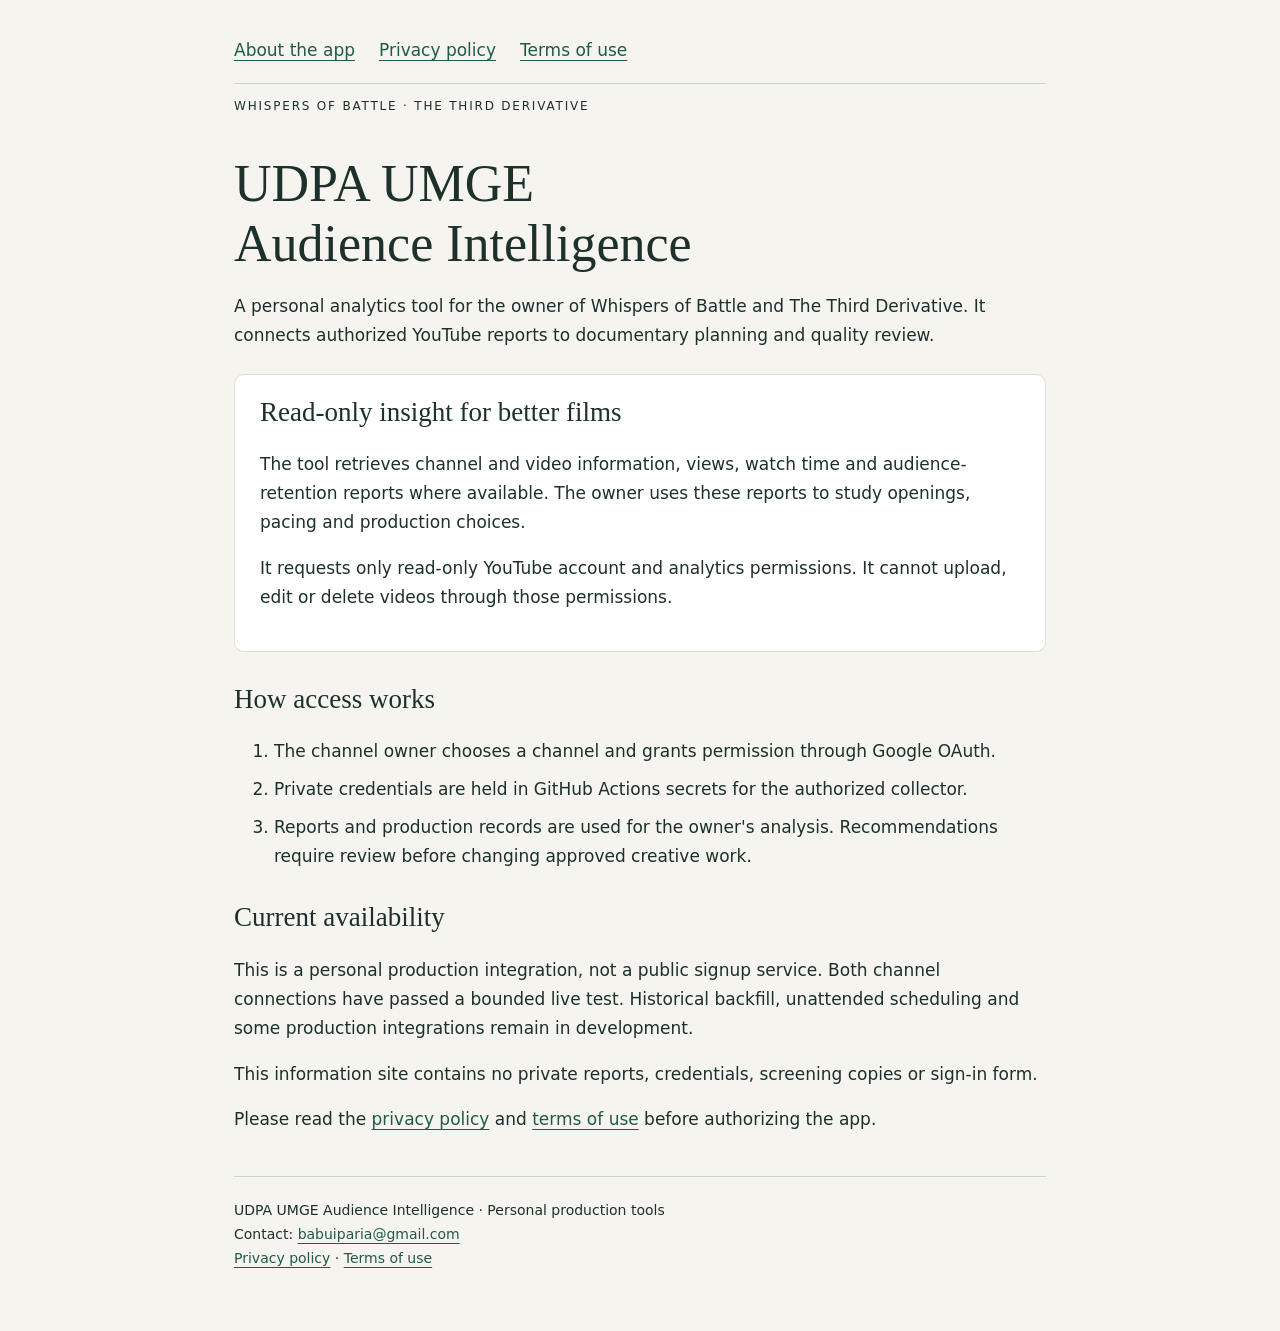
<file: index.html>
<!doctype html><html lang="en"><head><meta charset="utf-8"><meta name="viewport" content="width=device-width,initial-scale=1"><meta name="robots" content="noindex"><title>UDPA UMGE Audience Intelligence</title><link rel="stylesheet" href="style.css"></head><body><main><nav aria-label="Main navigation"><a href="index.html">About the app</a><a href="privacy.html">Privacy policy</a><a href="terms.html">Terms of use</a></nav><p class="eyebrow">Whispers of Battle · The Third Derivative</p><h1>UDPA UMGE<br>Audience Intelligence</h1><p>A personal analytics tool for the owner of Whispers of Battle and The Third Derivative. It connects authorized YouTube reports to documentary planning and quality review.</p><div class="panel"><h2 style="margin-top:0">Read-only insight for better films</h2><p>The tool retrieves channel and video information, views, watch time and audience-retention reports where available. The owner uses these reports to study openings, pacing and production choices.</p><p>It requests only read-only YouTube account and analytics permissions. It cannot upload, edit or delete videos through those permissions.</p></div><h2>How access works</h2><ol><li>The channel owner chooses a channel and grants permission through Google OAuth.</li><li>Private credentials are held in GitHub Actions secrets for the authorized collector.</li><li>Reports and production records are used for the owner's analysis. Recommendations require review before changing approved creative work.</li></ol><h2>Current availability</h2><p>This is a personal production integration, not a public signup service. Both channel connections have passed a bounded live test. Historical backfill, unattended scheduling and some production integrations remain in development.</p><p>This information site contains no private reports, credentials, screening copies or sign-in form.</p><p>Please read the <a href="privacy.html">privacy policy</a> and <a href="terms.html">terms of use</a> before authorizing the app.</p><footer>UDPA UMGE Audience Intelligence · Personal production tools<br>Contact: <a href="mailto:babuiparia@gmail.com">babuiparia@gmail.com</a><br><a href="privacy.html">Privacy policy</a> · <a href="terms.html">Terms of use</a></footer></main></body></html>
</file>
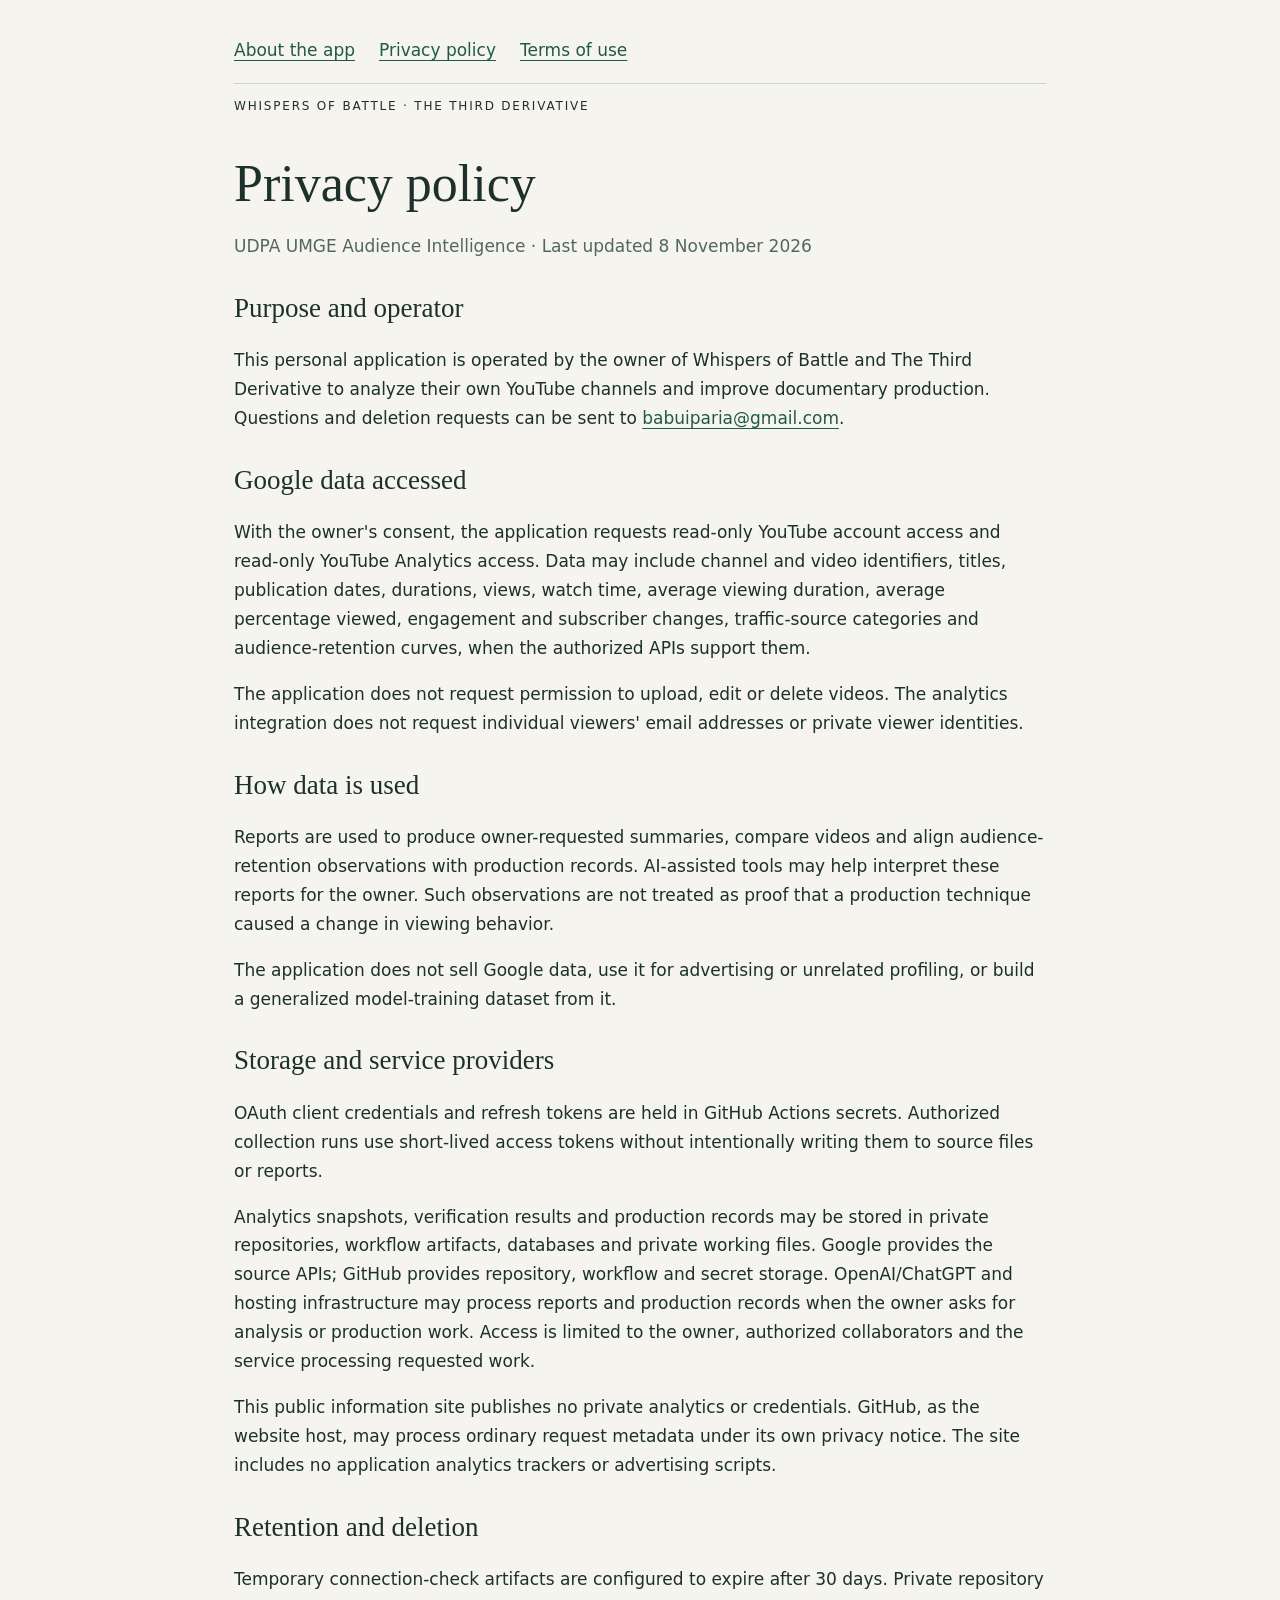
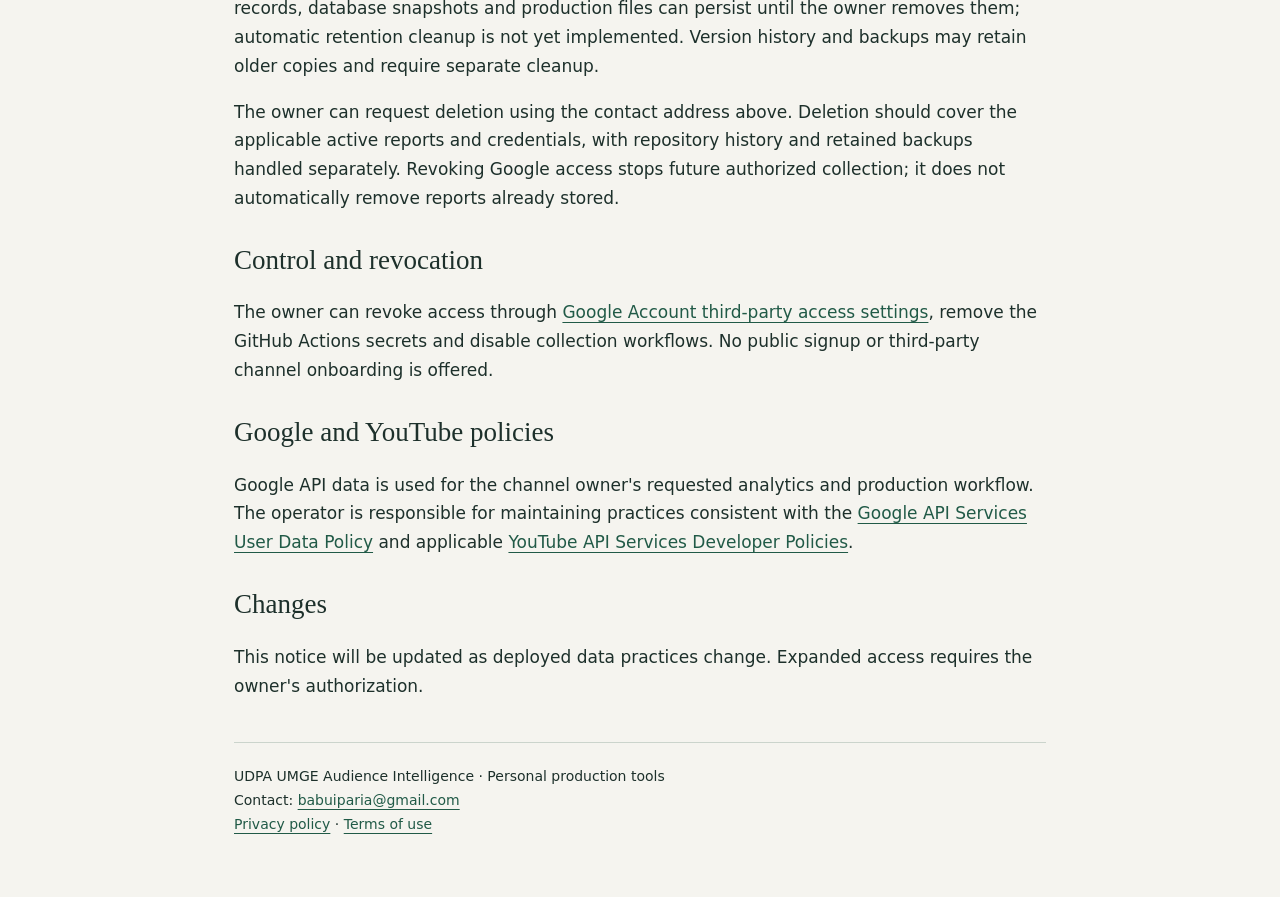
<file: privacy.html>
<!doctype html><html lang="en"><head><meta charset="utf-8"><meta name="viewport" content="width=device-width,initial-scale=1"><meta name="robots" content="noindex"><title>Privacy policy — UDPA UMGE Audience Intelligence</title><link rel="stylesheet" href="style.css"></head><body><main><nav aria-label="Main navigation"><a href="index.html">About the app</a><a href="privacy.html">Privacy policy</a><a href="terms.html">Terms of use</a></nav><p class="eyebrow">Whispers of Battle · The Third Derivative</p><h1>Privacy policy</h1><p class="muted">UDPA UMGE Audience Intelligence · Last updated 8 November 2026</p><h2>Purpose and operator</h2><p>This personal application is operated by the owner of Whispers of Battle and The Third Derivative to analyze their own YouTube channels and improve documentary production. Questions and deletion requests can be sent to <a href="mailto:babuiparia@gmail.com">babuiparia@gmail.com</a>.</p><h2>Google data accessed</h2><p>With the owner's consent, the application requests read-only YouTube account access and read-only YouTube Analytics access. Data may include channel and video identifiers, titles, publication dates, durations, views, watch time, average viewing duration, average percentage viewed, engagement and subscriber changes, traffic-source categories and audience-retention curves, when the authorized APIs support them.</p><p>The application does not request permission to upload, edit or delete videos. The analytics integration does not request individual viewers' email addresses or private viewer identities.</p><h2>How data is used</h2><p>Reports are used to produce owner-requested summaries, compare videos and align audience-retention observations with production records. AI-assisted tools may help interpret these reports for the owner. Such observations are not treated as proof that a production technique caused a change in viewing behavior.</p><p>The application does not sell Google data, use it for advertising or unrelated profiling, or build a generalized model-training dataset from it.</p><h2>Storage and service providers</h2><p>OAuth client credentials and refresh tokens are held in GitHub Actions secrets. Authorized collection runs use short-lived access tokens without intentionally writing them to source files or reports.</p><p>Analytics snapshots, verification results and production records may be stored in private repositories, workflow artifacts, databases and private working files. Google provides the source APIs; GitHub provides repository, workflow and secret storage. OpenAI/ChatGPT and hosting infrastructure may process reports and production records when the owner asks for analysis or production work. Access is limited to the owner, authorized collaborators and the service processing requested work.</p><p>This public information site publishes no private analytics or credentials. GitHub, as the website host, may process ordinary request metadata under its own privacy notice. The site includes no application analytics trackers or advertising scripts.</p><h2>Retention and deletion</h2><p>Temporary connection-check artifacts are configured to expire after 30 days. Private repository records, database snapshots and production files can persist until the owner removes them; automatic retention cleanup is not yet implemented. Version history and backups may retain older copies and require separate cleanup.</p><p>The owner can request deletion using the contact address above. Deletion should cover the applicable active reports and credentials, with repository history and retained backups handled separately. Revoking Google access stops future authorized collection; it does not automatically remove reports already stored.</p><h2>Control and revocation</h2><p>The owner can revoke access through <a href="https://myaccount.google.com/permissions">Google Account third-party access settings</a>, remove the GitHub Actions secrets and disable collection workflows. No public signup or third-party channel onboarding is offered.</p><h2>Google and YouTube policies</h2><p>Google API data is used for the channel owner's requested analytics and production workflow. The operator is responsible for maintaining practices consistent with the <a href="https://developers.google.com/terms/api-services-user-data-policy">Google API Services User Data Policy</a> and applicable <a href="https://developers.google.com/youtube/terms/developer-policies">YouTube API Services Developer Policies</a>.</p><h2>Changes</h2><p>This notice will be updated as deployed data practices change. Expanded access requires the owner's authorization.</p><footer>UDPA UMGE Audience Intelligence · Personal production tools<br>Contact: <a href="mailto:babuiparia@gmail.com">babuiparia@gmail.com</a><br><a href="privacy.html">Privacy policy</a> · <a href="terms.html">Terms of use</a></footer></main></body></html>
</file>
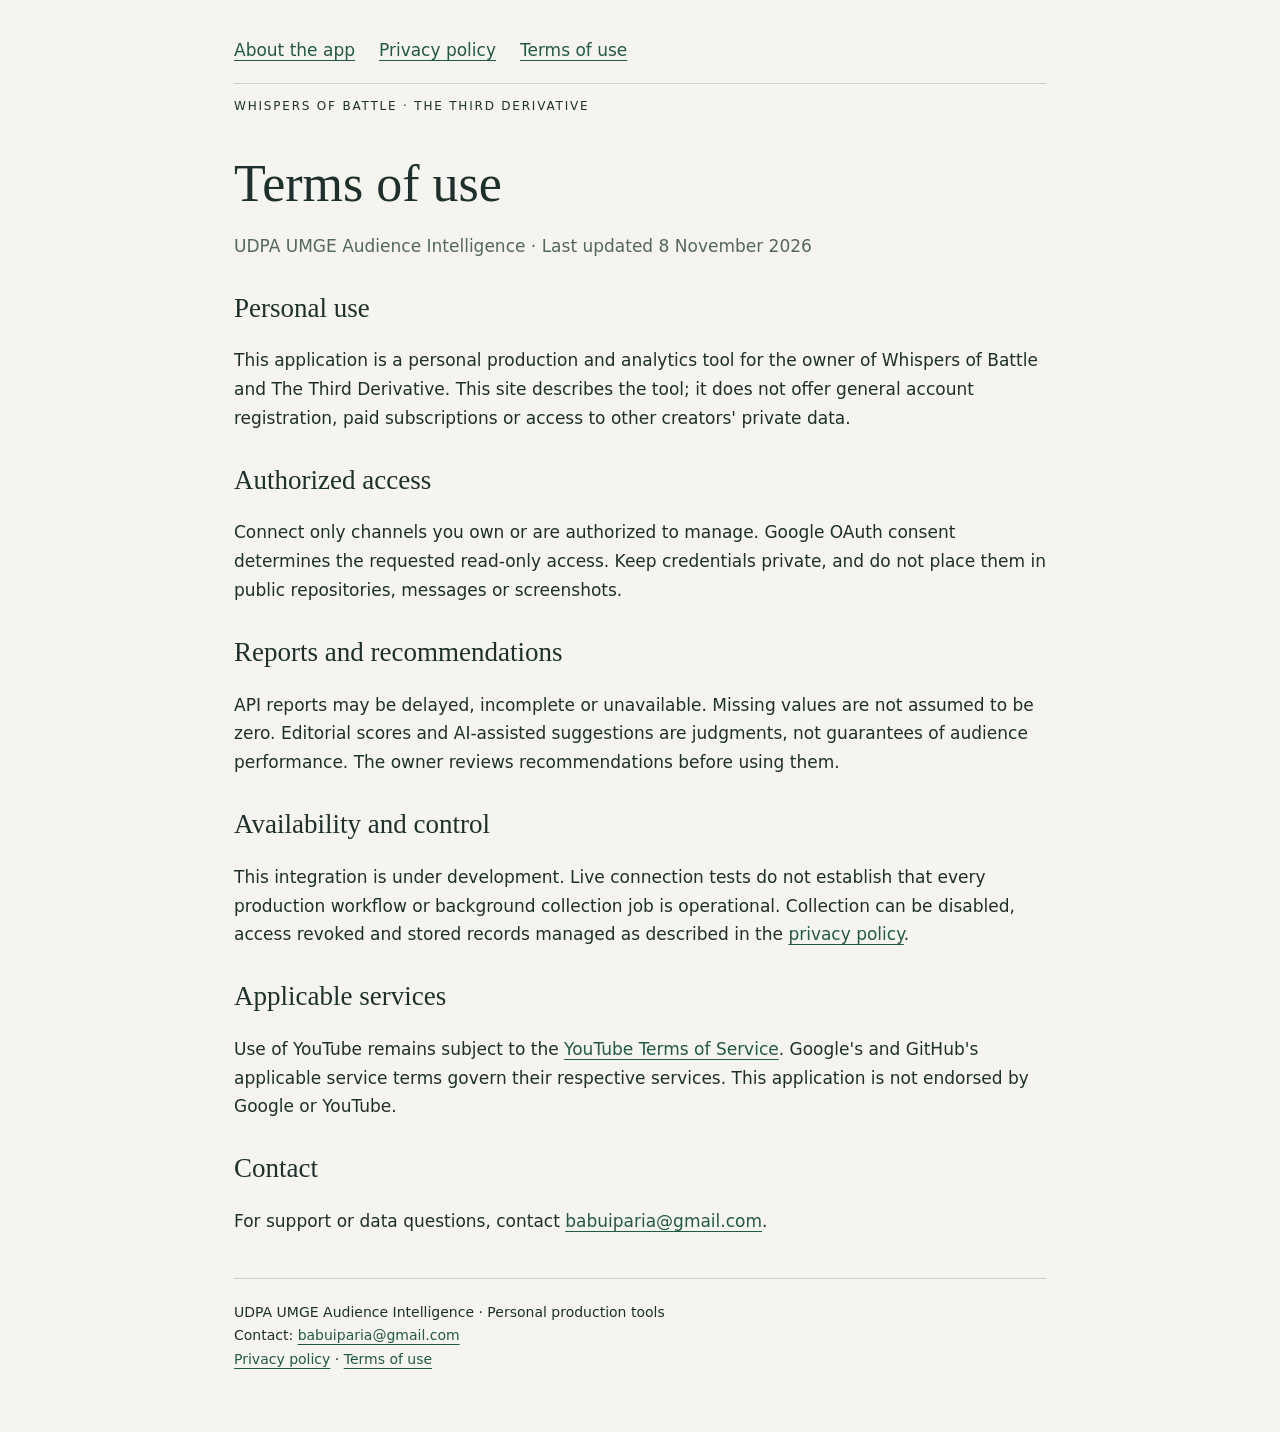
<file: terms.html>
<!doctype html><html lang="en"><head><meta charset="utf-8"><meta name="viewport" content="width=device-width,initial-scale=1"><meta name="robots" content="noindex"><title>Terms of use — UDPA UMGE Audience Intelligence</title><link rel="stylesheet" href="style.css"></head><body><main><nav aria-label="Main navigation"><a href="index.html">About the app</a><a href="privacy.html">Privacy policy</a><a href="terms.html">Terms of use</a></nav><p class="eyebrow">Whispers of Battle · The Third Derivative</p><h1>Terms of use</h1><p class="muted">UDPA UMGE Audience Intelligence · Last updated 8 November 2026</p><h2>Personal use</h2><p>This application is a personal production and analytics tool for the owner of Whispers of Battle and The Third Derivative. This site describes the tool; it does not offer general account registration, paid subscriptions or access to other creators' private data.</p><h2>Authorized access</h2><p>Connect only channels you own or are authorized to manage. Google OAuth consent determines the requested read-only access. Keep credentials private, and do not place them in public repositories, messages or screenshots.</p><h2>Reports and recommendations</h2><p>API reports may be delayed, incomplete or unavailable. Missing values are not assumed to be zero. Editorial scores and AI-assisted suggestions are judgments, not guarantees of audience performance. The owner reviews recommendations before using them.</p><h2>Availability and control</h2><p>This integration is under development. Live connection tests do not establish that every production workflow or background collection job is operational. Collection can be disabled, access revoked and stored records managed as described in the <a href="privacy.html">privacy policy</a>.</p><h2>Applicable services</h2><p>Use of YouTube remains subject to the <a href="https://www.youtube.com/t/terms">YouTube Terms of Service</a>. Google's and GitHub's applicable service terms govern their respective services. This application is not endorsed by Google or YouTube.</p><h2>Contact</h2><p>For support or data questions, contact <a href="mailto:babuiparia@gmail.com">babuiparia@gmail.com</a>.</p><footer>UDPA UMGE Audience Intelligence · Personal production tools<br>Contact: <a href="mailto:babuiparia@gmail.com">babuiparia@gmail.com</a><br><a href="privacy.html">Privacy policy</a> · <a href="terms.html">Terms of use</a></footer></main></body></html>
</file>
<file: style.css>
*{box-sizing:border-box}body{margin:0;background:#f5f4ef;color:#1d302b;font:17px/1.7 system-ui,sans-serif}main{max-width:860px;margin:auto;padding:36px 24px 60px}nav{display:flex;flex-wrap:wrap;gap:24px;border-bottom:1px solid #cbd4cc;padding-bottom:18px}a{color:#215a47;text-underline-offset:4px}h1{font:clamp(32px,6vw,52px)/1.15 Georgia,serif;margin:38px 0 18px}h2{font:27px Georgia,serif;margin-top:32px}h3{font-size:18px}small,.muted{color:#53675e}.eyebrow{font-size:12px;letter-spacing:.15em;text-transform:uppercase}.panel{padding:22px 25px;background:white;border:1px solid #d9dfd6;border-radius:10px;margin:24px 0}li{margin:9px 0}footer{border-top:1px solid #cbd4cc;margin-top:42px;padding-top:22px;font-size:14px}a:focus-visible{outline:3px solid #215a47;outline-offset:4px}
</file>
